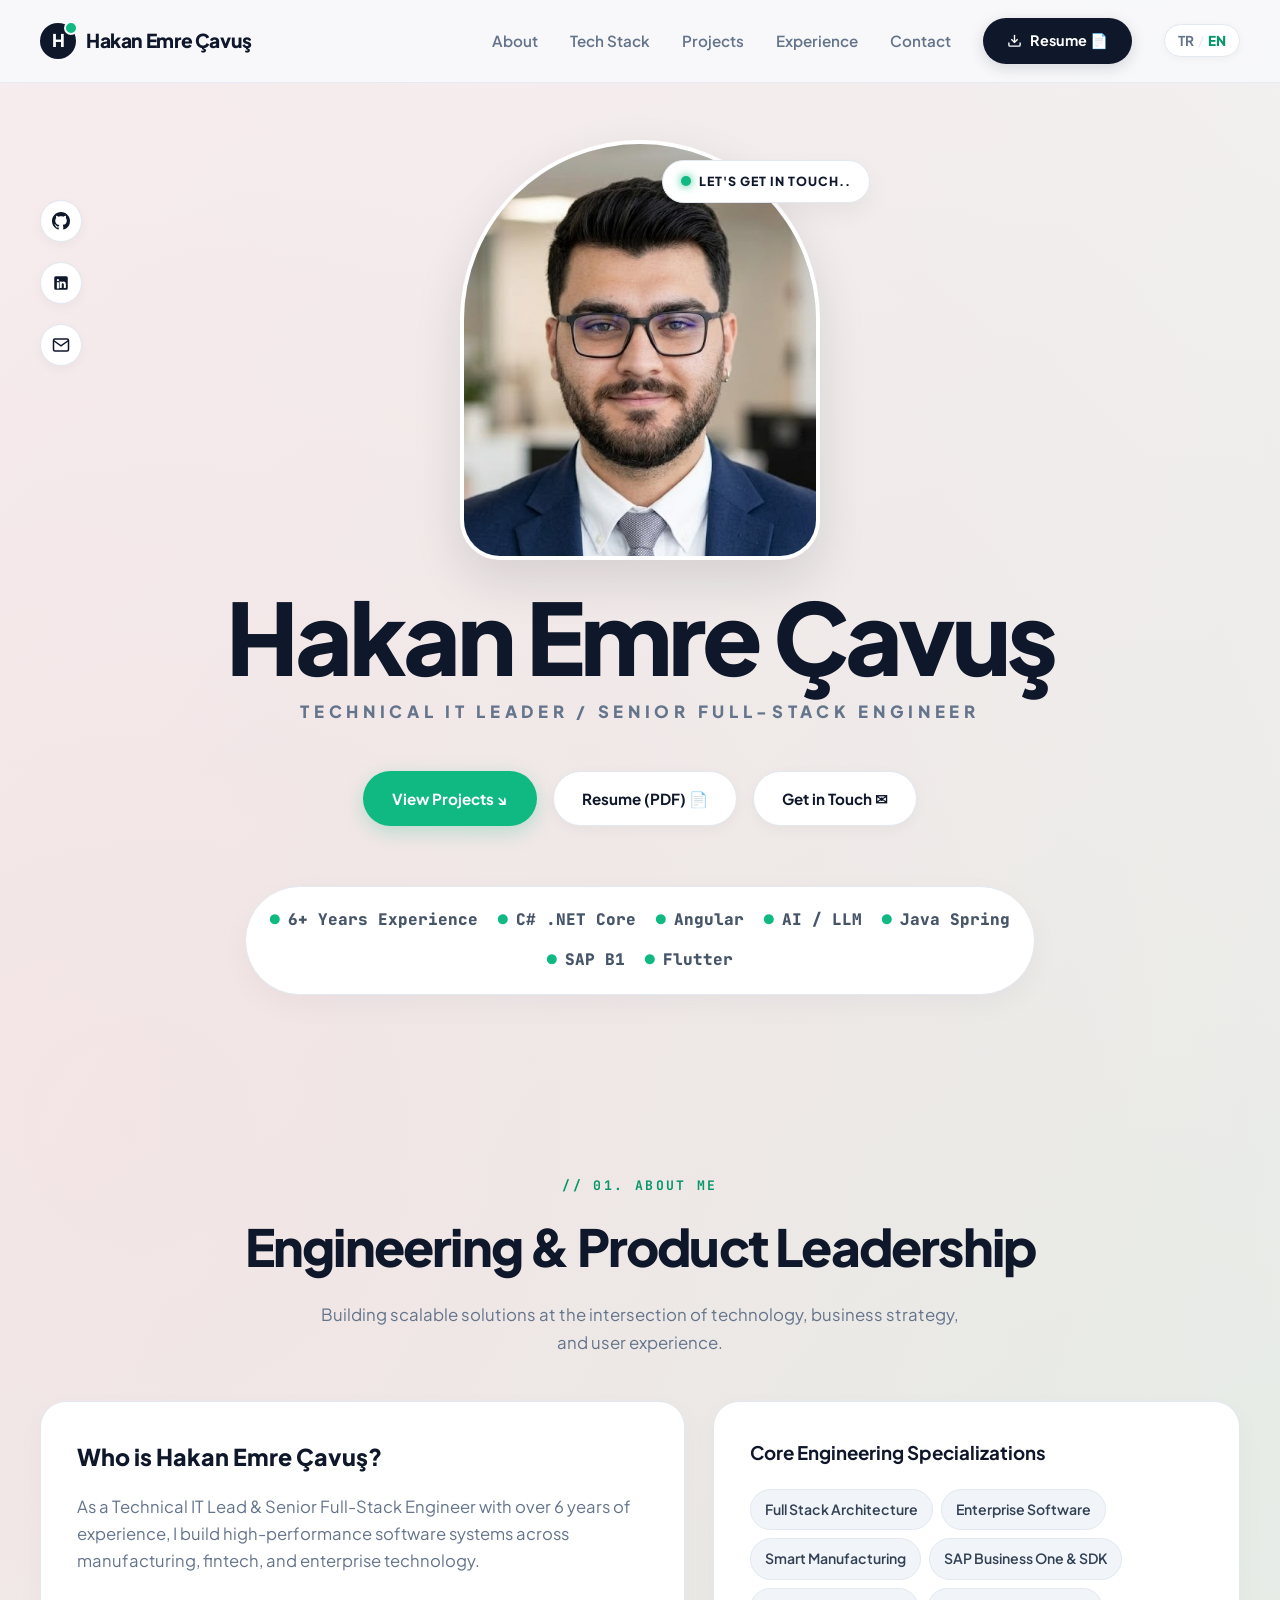
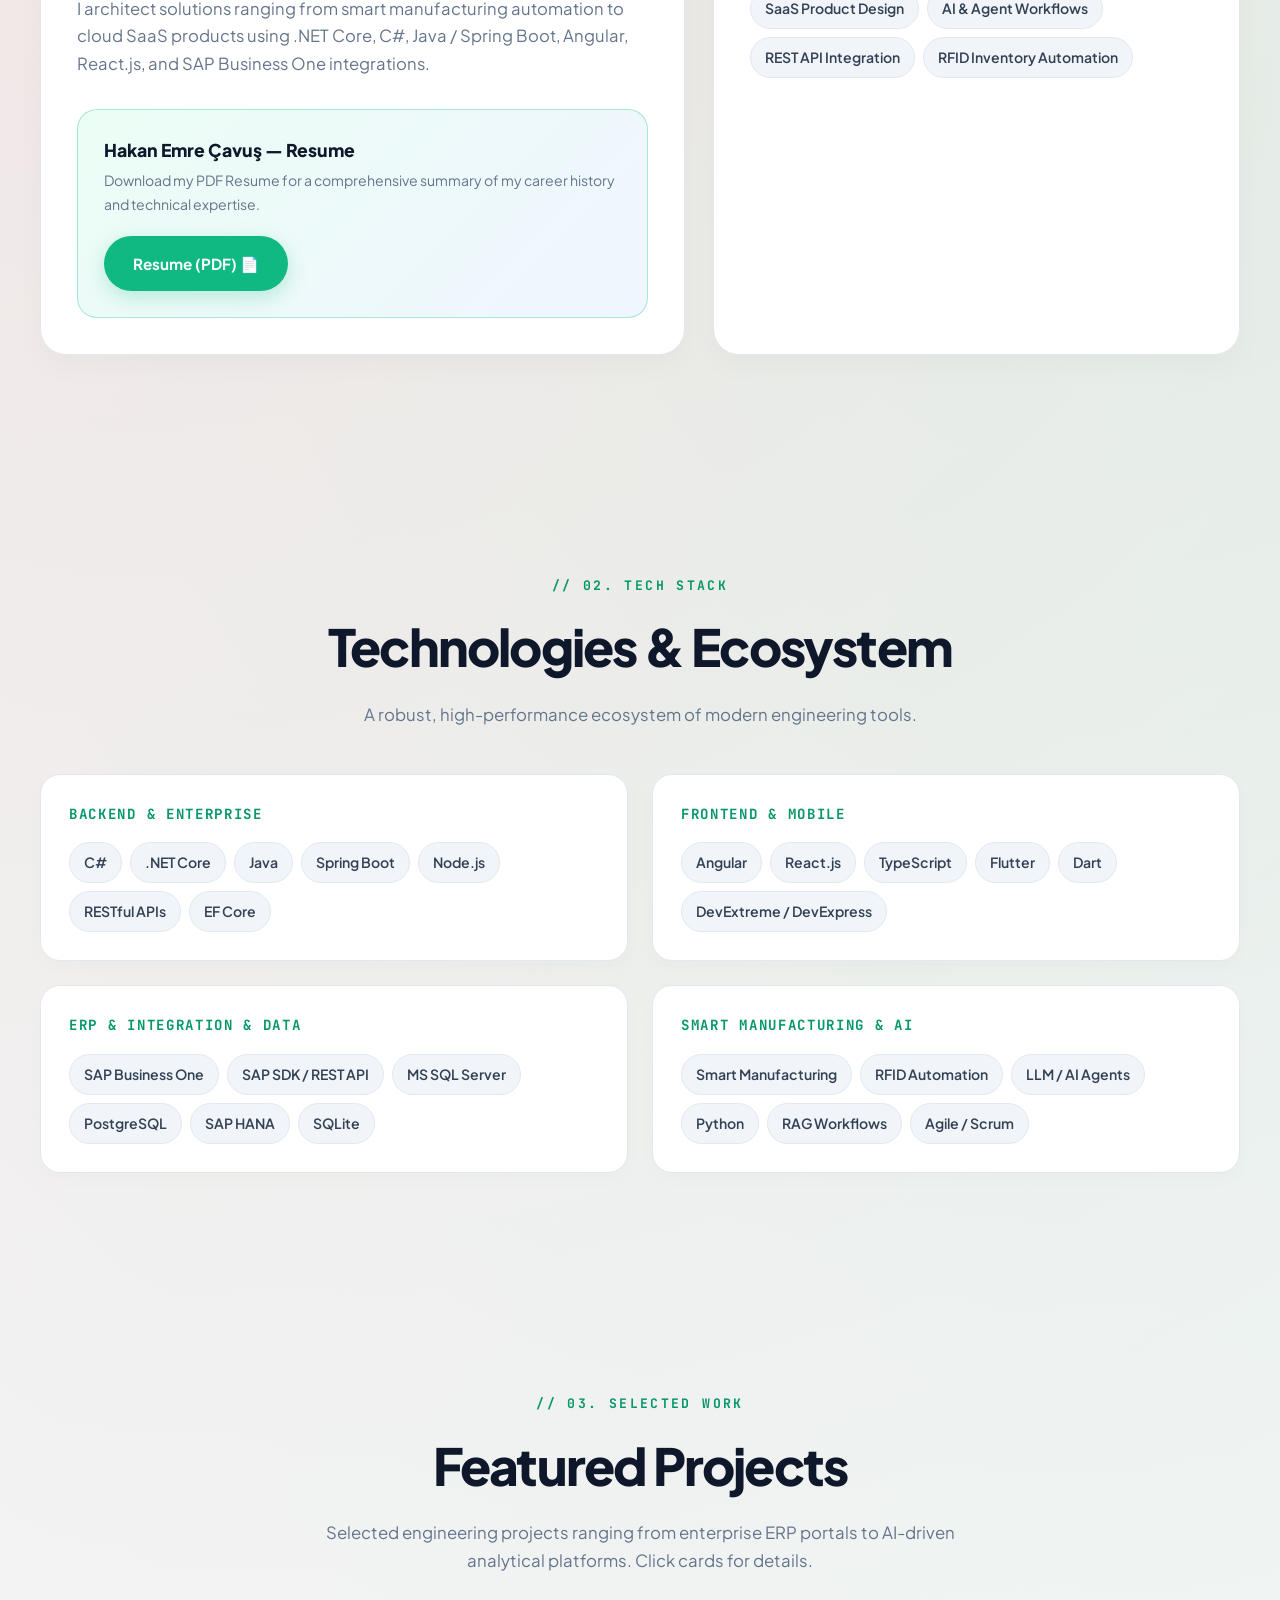
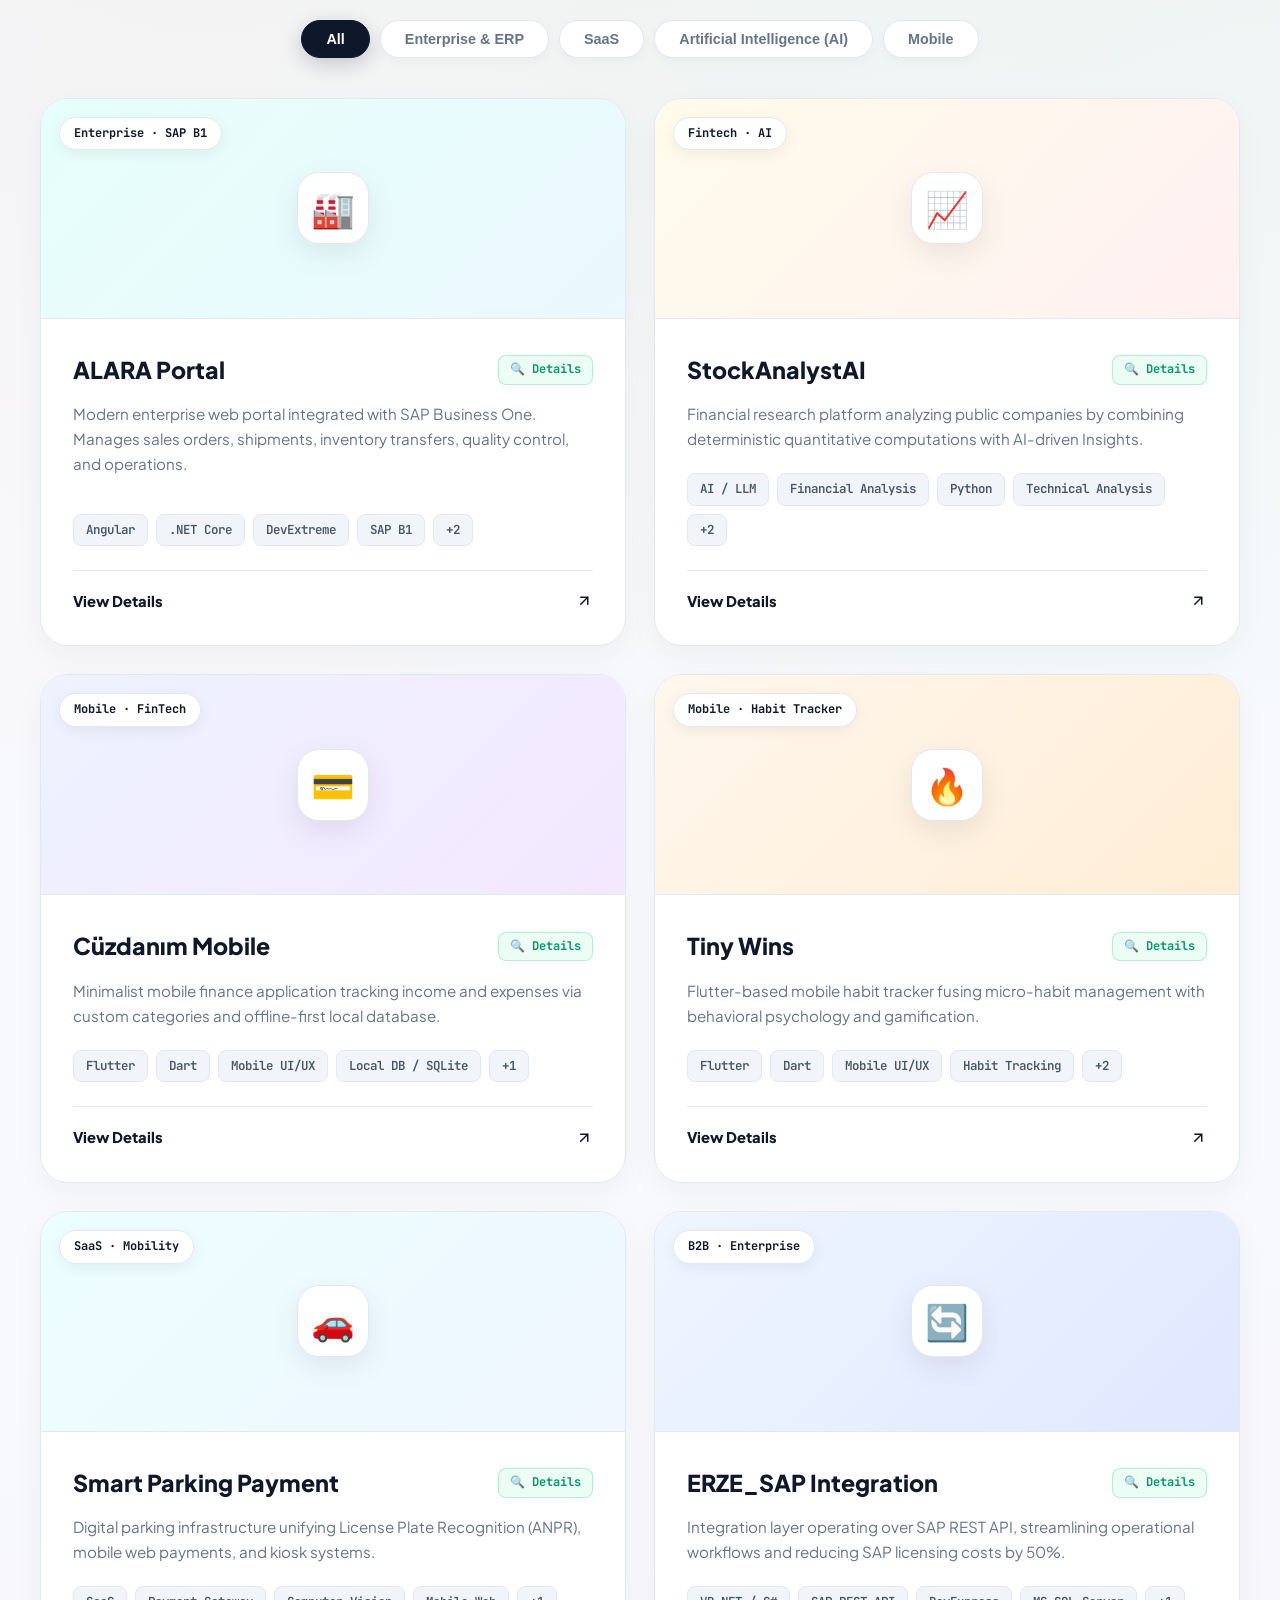
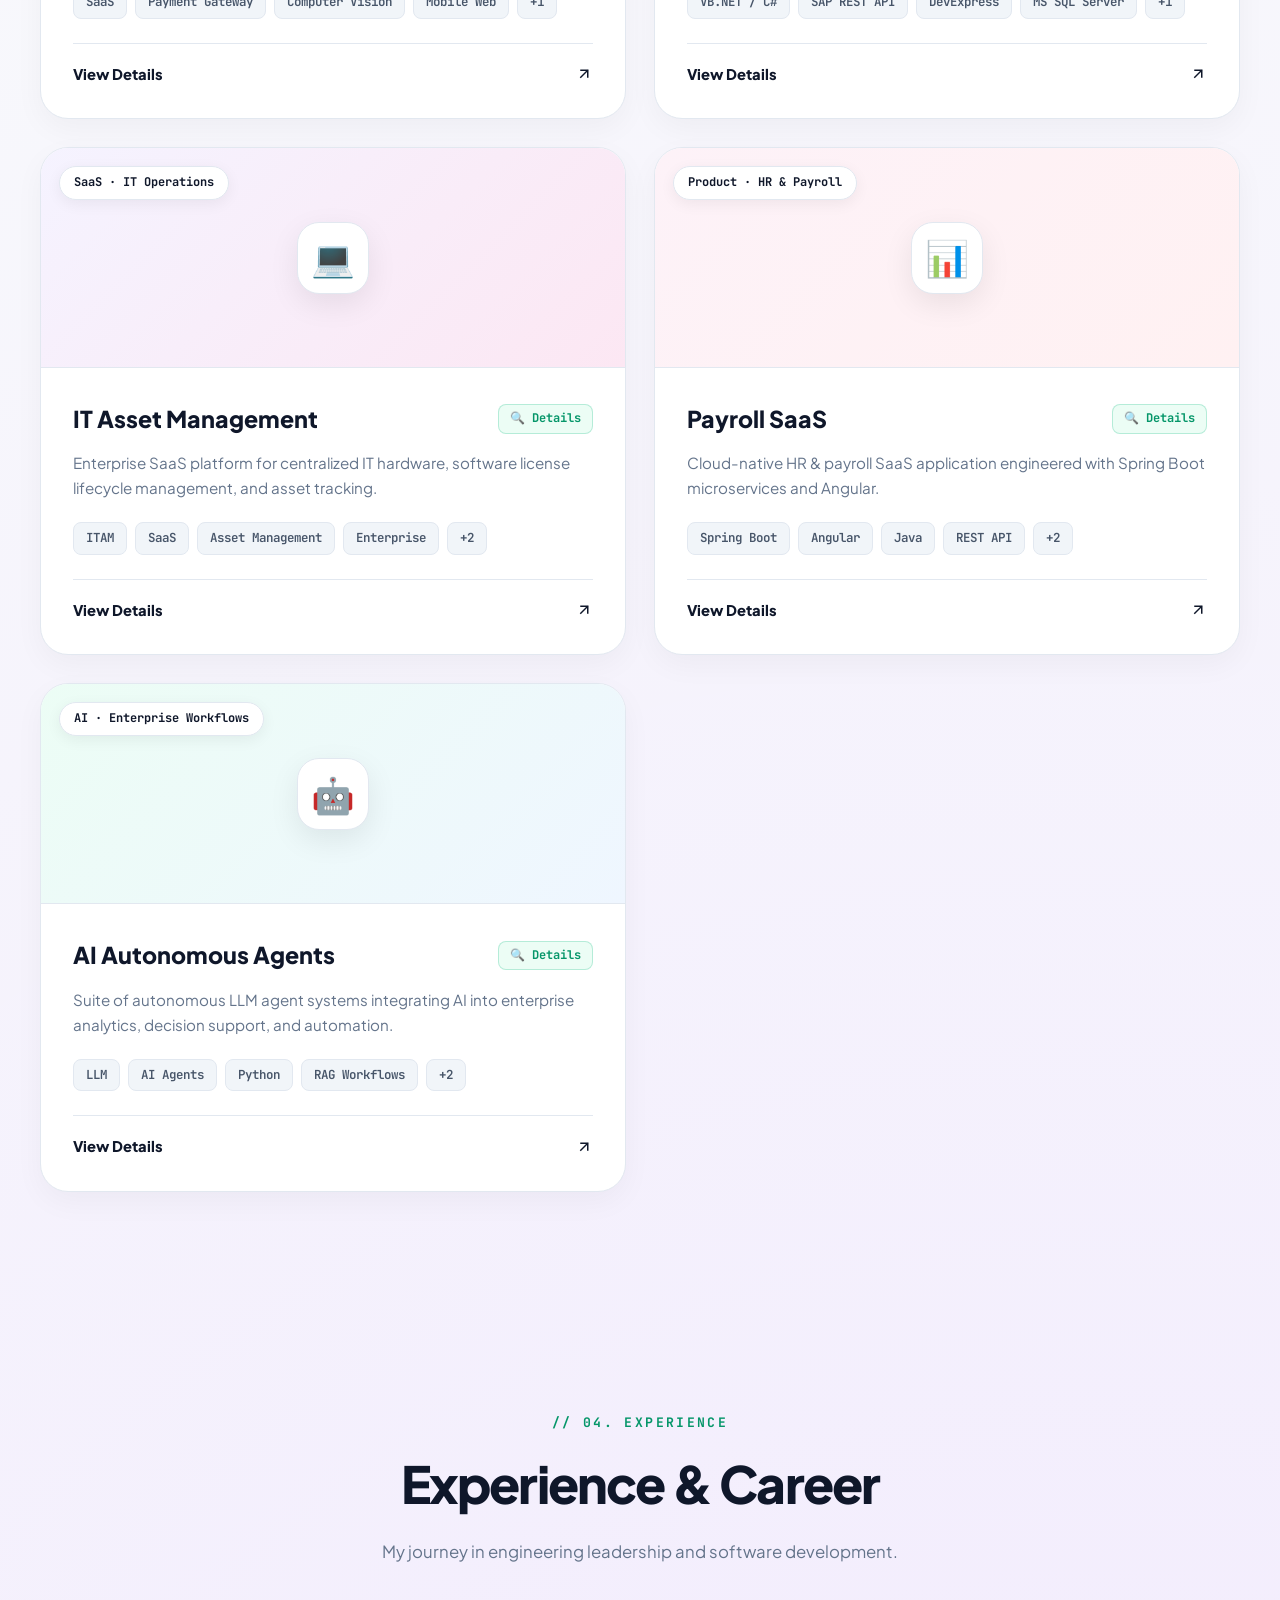
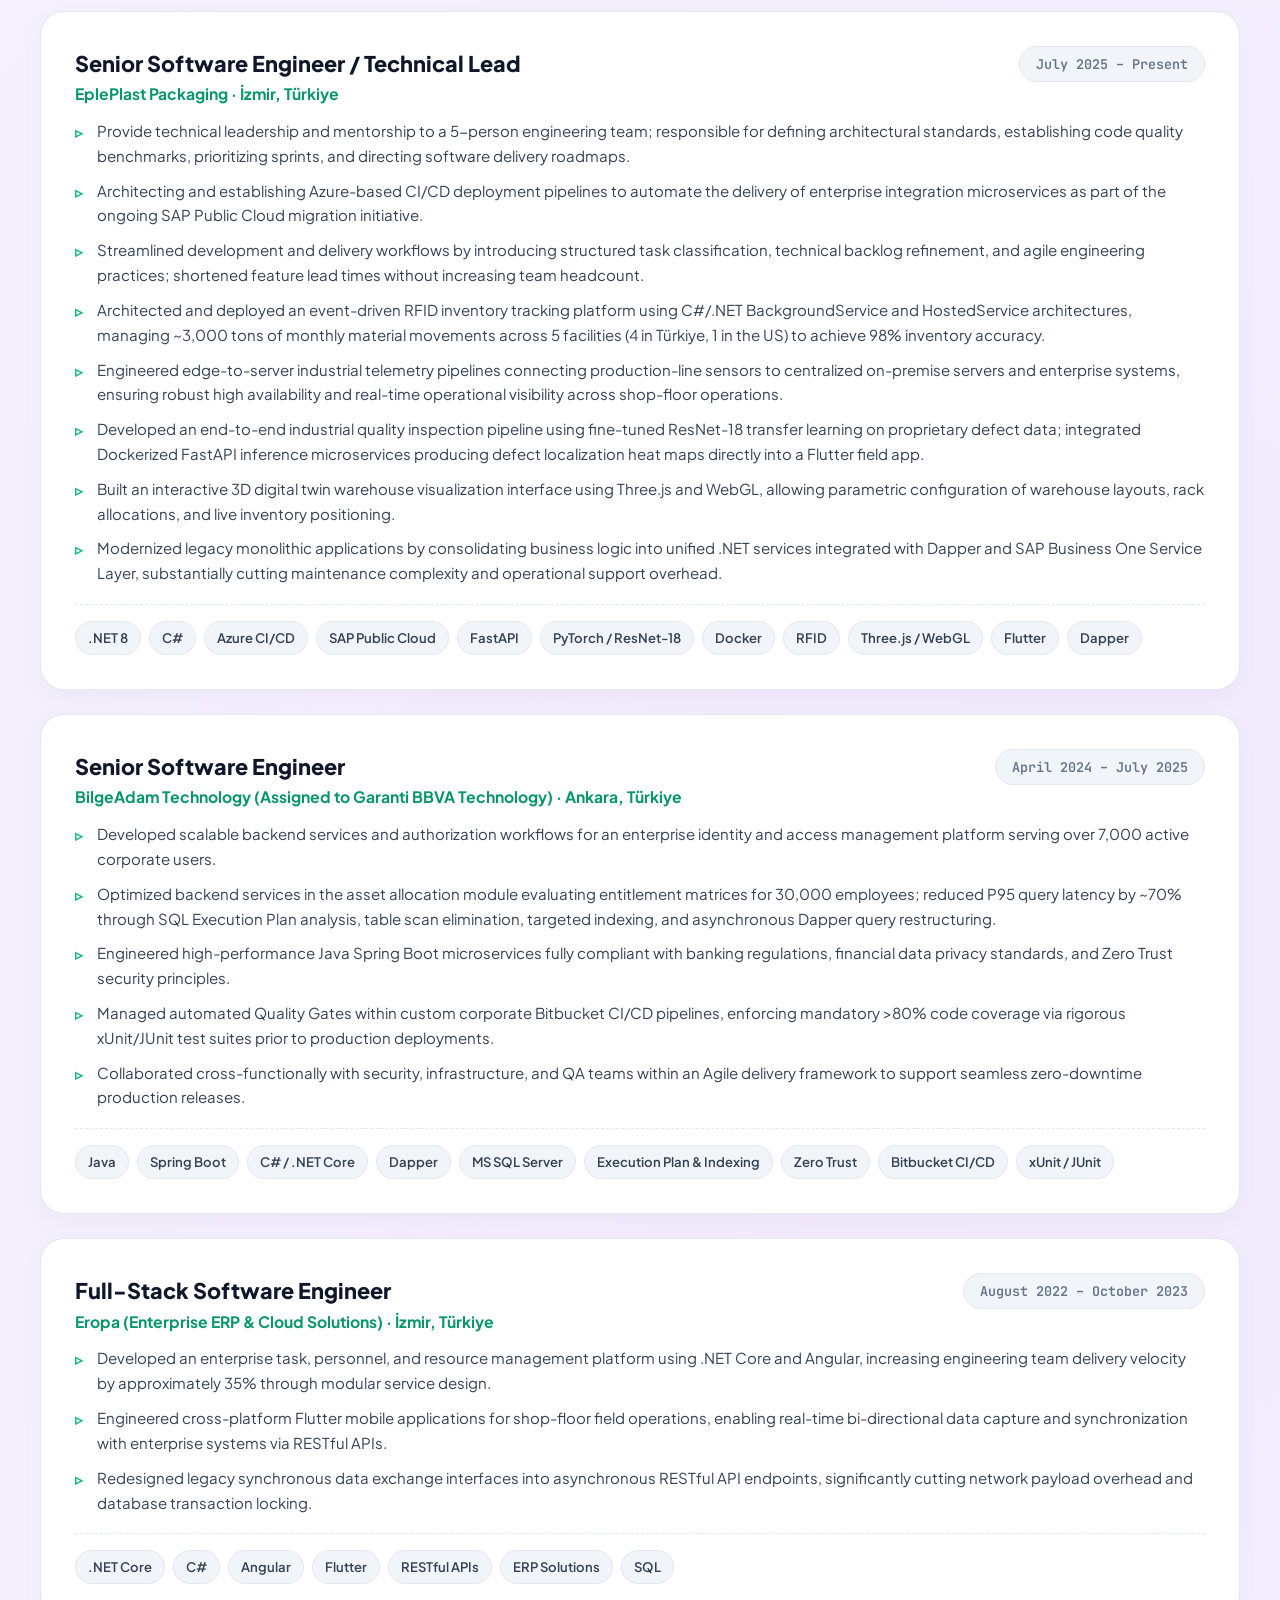
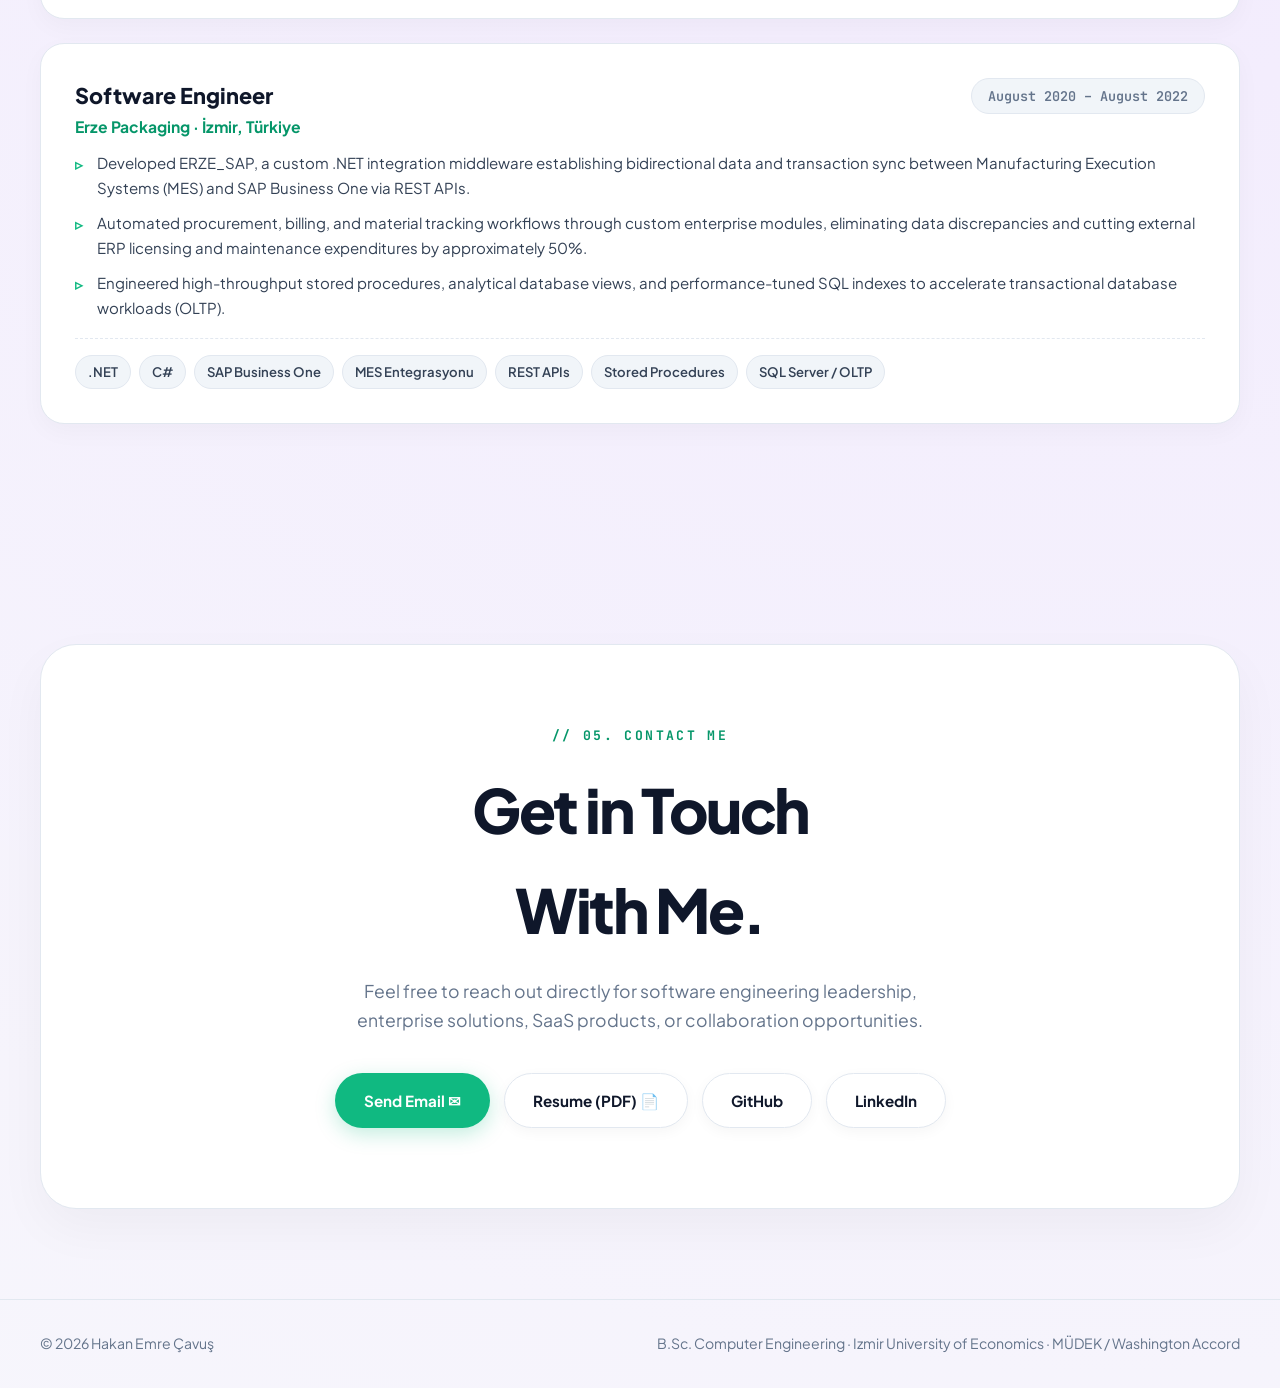
<file: index.html>
<!DOCTYPE html>
<html lang="tr">

<head>
    <meta charset="UTF-8">
    <meta name="viewport" content="width=device-width, initial-scale=1.0">
    <meta name="description"
        content="Hakan Emre Çavuş — Technical IT Leader & Senior Full Stack Engineer. Enterprise Software, Smart Manufacturing, SAP B1, SaaS & AI.">
    <title>Hakan Emre Çavuş | Technical IT Leader & Senior Full-Stack Engineer</title>

    <link rel="preconnect" href="https://fonts.googleapis.com">
    <link rel="preconnect" href="https://fonts.gstatic.com" crossorigin>
    <link
        href="https://fonts.googleapis.com/css2?family=JetBrains+Mono:wght@400;500;600&family=Plus+Jakarta+Sans:wght@400;500;600;700;800;900&display=swap"
        rel="stylesheet">

    <style>
        :root {
            --bg-page: #f8f9fc;
            --bg-card: #ffffff;
            --border-light: #e2e8f0;
            --border-hover: #10b981;
            --text-dark: #0f172a;
            --text-muted: #64748b;
            --primary-green: #10b981;
            --primary-green-dark: #059669;
            --font-main: 'Plus Jakarta Sans', sans-serif;
            --font-mono: 'JetBrains Mono', monospace;
            --max-width: 1200px;
        }

        * {
            box-sizing: border-box;
            margin: 0;
            padding: 0;
        }

        html {
            scroll-behavior: smooth;
        }

        body {
            font-family: var(--font-main);
            background-color: var(--bg-page);
            color: var(--text-dark);
            line-height: 1.65;
            overflow-x: hidden;
            background-image:
                radial-gradient(circle at 10% 12%, rgba(254, 205, 211, 0.45), transparent 35%),
                radial-gradient(circle at 88% 18%, rgba(167, 243, 208, 0.35), transparent 30%),
                radial-gradient(circle at 85% 78%, rgba(233, 213, 255, 0.45), transparent 40%);
        }

        a {
            color: inherit;
            text-decoration: none;
        }

        .container {
            width: min(var(--max-width), calc(100% - 48px));
            margin: auto;
        }

        .nav {
            position: fixed;
            top: 0;
            width: 100%;
            z-index: 100;
            background: rgba(248, 249, 252, 0.85);
            backdrop-filter: blur(16px);
            border-bottom: 1px solid rgba(226, 232, 240, 0.8);
        }

        .nav-inner {
            height: 82px;
            display: flex;
            align-items: center;
            justify-content: space-between;
        }

        .sewood-brand {
            display: flex;
            align-items: center;
            gap: 10px;
            font-weight: 800;
            font-size: 1.2rem;
            color: var(--text-dark);
            letter-spacing: -0.02em;
        }

        .brand-icon-circle {
            width: 36px;
            height: 36px;
            border-radius: 50%;
            background: var(--text-dark);
            color: #ffffff;
            display: flex;
            align-items: center;
            justify-content: center;
            font-weight: 900;
            font-size: 1.1rem;
            position: relative;
        }

        .brand-icon-circle::after {
            content: "";
            position: absolute;
            top: -2px;
            right: -2px;
            width: 10px;
            height: 10px;
            border-radius: 50%;
            background: var(--primary-green);
            border: 2px solid var(--bg-page);
        }

        .nav-links {
            display: flex;
            align-items: center;
            gap: 32px;
            font-size: 0.95rem;
            font-weight: 600;
            color: var(--text-muted);
        }

        .nav-links a:not(.btn-download-cv):hover {
            color: var(--text-dark);
        }

        .btn-download-cv {
            display: inline-flex;
            align-items: center;
            gap: 8px;
            padding: 11px 24px;
            border-radius: 999px;
            background: var(--text-dark);
            color: #ffffff !important;
            font-weight: 700;
            font-size: 0.9rem;
            transition: all 0.25s ease;
            box-shadow: 0 4px 15px rgba(15, 23, 42, 0.15);
        }

        .btn-download-cv:hover {
            background: var(--primary-green-dark);
            transform: translateY(-2px);
            box-shadow: 0 8px 25px rgba(16, 185, 129, 0.3);
        }

        .lang-switch-btn {
            display: inline-flex;
            align-items: center;
            gap: 4px;
            background: #ffffff;
            border: 1px solid var(--border-light);
            border-radius: 99px;
            padding: 7px 13px;
            font-size: 0.85rem;
            font-weight: 700;
            font-family: var(--font-main);
            color: var(--text-muted);
            cursor: pointer;
            transition: all 0.25s ease;
            user-select: none;
            box-shadow: 0 2px 8px rgba(0, 0, 0, 0.04);
        }

        .lang-switch-btn:hover {
            border-color: var(--primary-green);
            color: var(--text-dark);
            transform: translateY(-1px);
        }

        .lang-switch-btn .lang-option {
            transition: color 0.2s ease;
        }

        .lang-switch-btn .lang-option.active {
            color: var(--primary-green-dark);
            font-weight: 800;
        }

        .lang-switch-btn .lang-divider {
            color: var(--border-light);
            font-weight: 400;
        }

        .mobile-menu-toggle {
            display: none;
            flex-direction: column;
            justify-content: space-between;
            width: 26px;
            height: 18px;
            background: transparent;
            border: none;
            cursor: pointer;
            z-index: 101;
        }

        .mobile-menu-toggle span {
            width: 100%;
            height: 2px;
            background-color: var(--text-dark);
            border-radius: 2px;
            transition: all 0.3s ease;
        }

        .mobile-menu-toggle.open span:nth-child(1) {
            transform: translateY(8px) rotate(45deg);
        }

        .mobile-menu-toggle.open span:nth-child(2) {
            opacity: 0;
        }

        .mobile-menu-toggle.open span:nth-child(3) {
            transform: translateY(-8px) rotate(-45deg);
        }

        section {
            padding: 110px 0;
        }

        .hero {
            padding-top: 140px;
            padding-bottom: 70px;
            position: relative;
        }

        .hero-layout {
            position: relative;
            display: flex;
            flex-direction: column;
            align-items: center;
        }

        .left-social-bar {
            position: absolute;
            left: 0;
            top: 60px;
            display: flex;
            flex-direction: column;
            gap: 20px;
            z-index: 10;
        }

        .social-icon-btn {
            width: 42px;
            height: 42px;
            border-radius: 50%;
            background: #ffffff;
            border: 1px solid var(--border-light);
            display: flex;
            align-items: center;
            justify-content: center;
            color: var(--text-dark);
            transition: all 0.25s ease;
            box-shadow: 0 4px 12px rgba(0, 0, 0, 0.04);
        }

        .social-icon-btn:hover {
            border-color: var(--primary-green);
            color: var(--primary-green);
            transform: translateY(-2px);
            box-shadow: 0 8px 20px rgba(16, 185, 129, 0.2);
        }

        .hero-portrait-wrapper {
            position: relative;
            width: 360px;
            height: 420px;
            margin-bottom: 24px;
        }

        .portrait-arch-frame {
            width: 100%;
            height: 100%;
            border-radius: 180px 180px 40px 40px;
            background: linear-gradient(180deg, #e2e8f0 0%, #cbd5e1 100%);
            border: 4px solid #ffffff;
            box-shadow: 0 20px 50px rgba(15, 23, 42, 0.12);
            overflow: hidden;
            position: relative;
            display: flex;
            align-items: flex-end;
            justify-content: center;
        }

        .portrait-img {
            width: 100%;
            height: 100%;
            object-fit: cover;
            object-position: top center;
        }

        .portrait-avatar-svg {
            width: 90%;
            height: 90%;
            object-fit: contain;
        }

        .floating-talk-badge {
            position: absolute;
            top: 20px;
            right: -50px;
            z-index: 5;
            display: flex;
            align-items: center;
            gap: 8px;
            padding: 10px 18px;
            background: #ffffff;
            border: 1px solid var(--border-light);
            border-radius: 999px;
            box-shadow: 0 10px 25px rgba(0, 0, 0, 0.05);
        }

        .talk-badge-dot {
            width: 10px;
            height: 10px;
            border-radius: 50%;
            background: var(--primary-green);
            box-shadow: 0 0 10px var(--primary-green);
        }

        .talk-badge-text {
            font-size: 0.78rem;
            font-weight: 800;
            color: var(--text-dark);
            text-transform: uppercase;
            letter-spacing: 0.08em;
        }

        .sewood-hero-title {
            font-size: clamp(3.4rem, 7.8vw, 6.2rem);
            font-weight: 900;
            line-height: 1.05;
            letter-spacing: -0.04em;
            color: var(--text-dark);
            text-align: center;
            margin-bottom: 10px;
        }

        .sewood-hero-subtitle {
            font-size: 1.05rem;
            font-weight: 800;
            letter-spacing: 0.28em;
            color: var(--text-muted);
            text-transform: uppercase;
            text-align: center;
            margin-bottom: 45px;
        }

        .hero-btn-row {
            display: flex;
            align-items: center;
            gap: 16px;
            flex-wrap: wrap;
            justify-content: center;
            margin-bottom: 60px;
        }

        .btn {
            display: inline-flex;
            align-items: center;
            justify-content: center;
            gap: 9px;
            padding: 14px 28px;
            border-radius: 999px;
            font-weight: 700;
            font-size: 0.95rem;
            transition: all 0.25s ease;
            cursor: pointer;
            border: 1px solid transparent;
        }

        .btn-green-fill {
            background: var(--primary-green);
            color: #ffffff;
            box-shadow: 0 6px 20px rgba(16, 185, 129, 0.25);
        }

        .btn-green-fill:hover {
            background: var(--primary-green-dark);
            transform: translateY(-2px);
            box-shadow: 0 10px 30px rgba(16, 185, 129, 0.35);
        }

        .btn-outline-dark {
            background: #ffffff;
            border-color: var(--border-light);
            color: var(--text-dark);
            box-shadow: 0 4px 14px rgba(0, 0, 0, 0.04);
        }

        .btn-outline-dark:hover {
            border-color: var(--text-dark);
            transform: translateY(-2px);
        }

        .brand-logos-strip {
            width: 100%;
            max-width: 790px;
            display: flex;
            align-items: center;
            justify-content: center;
            padding: 20px 24px;
            background: #ffffff;
            border: 1px solid var(--border-light);
            border-radius: 999px;
            box-shadow: 0 10px 30px rgba(15, 23, 42, 0.04);
            gap: 14px 20px;
            flex-wrap: wrap;
        }

        .brand-logo-item {
            display: flex;
            align-items: center;
            gap: 8px;
            font-weight: 800;
            font-size: 1rem;
            color: #475569;
            font-family: var(--font-mono);
            white-space: nowrap;
        }

        .brand-logo-item span.dot-accent {
            color: var(--primary-green);
        }

        .section-header {
            margin-bottom: 45px;
            text-align: center;
        }

        .section-tag {
            font-family: var(--font-mono);
            font-size: 0.82rem;
            color: var(--primary-green-dark);
            text-transform: uppercase;
            letter-spacing: 0.18em;
            margin-bottom: 8px;
            display: block;
            font-weight: 700;
        }

        .section-header h2 {
            font-size: clamp(2.2rem, 4vw, 3.2rem);
            font-weight: 900;
            letter-spacing: -0.035em;
            color: var(--text-dark);
        }

        .section-header p {
            color: var(--text-muted);
            max-width: 660px;
            margin: 12px auto 0;
            font-size: 1.05rem;
        }

        .sewood-light-card {
            background: #ffffff;
            border: 1px solid var(--border-light);
            border-radius: 26px;
            padding: 36px;
            box-shadow: 0 10px 30px rgba(0, 0, 0, 0.03);
            transition: all 0.3s ease;
        }

        .sewood-light-card:hover {
            box-shadow: 0 20px 40px rgba(0, 0, 0, 0.07);
            border-color: var(--border-hover);
        }

        .about-grid {
            display: grid;
            grid-template-columns: 1.1fr 0.9fr;
            gap: 28px;
        }

        .about-bio h3 {
            font-size: 1.45rem;
            margin-bottom: 16px;
            font-weight: 800;
        }

        .about-bio p {
            color: var(--text-muted);
            font-size: 1.04rem;
            margin-bottom: 20px;
        }

        .cv-download-banner {
            margin-top: 32px;
            padding: 26px;
            border-radius: 20px;
            background: linear-gradient(135deg, #ecfdf5 0%, #eff6ff 100%);
            border: 1.5px solid rgba(16, 185, 129, 0.3);
            display: flex;
            align-items: center;
            justify-content: space-between;
            gap: 20px;
            flex-wrap: wrap;
        }

        .cv-banner-text h4 {
            font-size: 1.1rem;
            font-weight: 800;
            margin-bottom: 4px;
            color: var(--text-dark);
        }

        .cv-banner-text p {
            font-size: 0.88rem;
            color: var(--text-muted);
            margin: 0;
        }

        .tech-categories {
            display: grid;
            grid-template-columns: repeat(2, 1fr);
            gap: 24px;
        }

        .tech-cat-card {
            padding: 28px;
            background: #ffffff;
            border: 1px solid var(--border-light);
            border-radius: 20px;
            box-shadow: 0 6px 20px rgba(0, 0, 0, 0.02);
        }

        .tech-cat-title {
            font-size: 0.88rem;
            font-family: var(--font-mono);
            color: var(--primary-green-dark);
            margin-bottom: 16px;
            text-transform: uppercase;
            letter-spacing: 0.12em;
            font-weight: 700;
        }

        .tech-pill-group {
            display: flex;
            flex-wrap: wrap;
            gap: 8px;
        }

        .tech-pill {
            padding: 8px 14px;
            border-radius: 999px;
            background: #f1f5f9;
            border: 1px solid #e2e8f0;
            color: #334155;
            font-size: 0.88rem;
            font-weight: 600;
        }

        .filter-bar {
            display: flex;
            gap: 10px;
            flex-wrap: wrap;
            justify-content: center;
            margin-bottom: 40px;
        }

        .filter-btn {
            padding: 10px 24px;
            border-radius: 999px;
            background: #ffffff;
            border: 1px solid var(--border-light);
            color: var(--text-muted);
            font-size: 0.9rem;
            font-weight: 700;
            cursor: pointer;
            transition: all 0.2s ease;
            box-shadow: 0 4px 12px rgba(0, 0, 0, 0.03);
        }

        .filter-btn:hover {
            color: var(--text-dark);
            border-color: #cbd5e1;
        }

        .filter-btn.active {
            background: var(--text-dark);
            color: #ffffff;
            border-color: var(--text-dark);
            box-shadow: 0 6px 20px rgba(15, 23, 42, 0.2);
        }

        .projects-grid {
            display: grid;
            grid-template-columns: repeat(2, 1fr);
            gap: 28px;
        }

        .sewood-card {
            background: #ffffff;
            border: 1px solid var(--border-light);
            border-radius: 28px;
            overflow: hidden;
            cursor: pointer;
            transition: all 0.35s cubic-bezier(0.16, 1, 0.3, 1);
            display: flex;
            flex-direction: column;
            box-shadow: 0 10px 30px rgba(0, 0, 0, 0.04);
        }

        .sewood-card:hover {
            transform: translateY(-6px);
            border-color: var(--primary-green);
            box-shadow: 0 20px 45px rgba(0, 0, 0, 0.09);
        }

        .card-cover {
            height: 220px;
            width: 100%;
            position: relative;
            display: flex;
            align-items: center;
            justify-content: center;
            border-bottom: 1px solid var(--border-light);
        }

        .cover-icon-wrapper {
            width: 72px;
            height: 72px;
            border-radius: 22px;
            background: #ffffff;
            box-shadow: 0 10px 30px rgba(0, 0, 0, 0.08);
            border: 1px solid var(--border-light);
            display: flex;
            align-items: center;
            justify-content: center;
        }

        .cover-icon {
            font-size: 2.2rem;
        }

        .card-tag-badge {
            position: absolute;
            top: 18px;
            left: 18px;
            padding: 6px 14px;
            border-radius: 999px;
            background: #ffffff;
            box-shadow: 0 4px 15px rgba(0, 0, 0, 0.06);
            border: 1px solid var(--border-light);
            color: var(--text-dark);
            font-size: 0.75rem;
            font-weight: 700;
            font-family: var(--font-mono);
        }

        .card-body {
            padding: 32px;
            display: flex;
            flex-direction: column;
            flex-grow: 1;
        }

        .card-header {
            display: flex;
            align-items: center;
            justify-content: space-between;
            margin-bottom: 12px;
        }

        .card-header h3 {
            font-size: 1.45rem;
            font-weight: 800;
            color: var(--text-dark);
        }

        .card-visual-pill {
            font-size: 0.75rem;
            font-family: var(--font-mono);
            color: var(--primary-green-dark);
            background: #ecfdf5;
            padding: 4px 11px;
            border-radius: 8px;
            border: 1px solid rgba(16, 185, 129, 0.25);
            font-weight: 700;
        }

        .card-desc {
            color: var(--text-muted);
            font-size: 0.95rem;
            margin-bottom: 22px;
            line-height: 1.65;
            flex-grow: 1;
        }

        .card-tech-stack {
            display: flex;
            gap: 8px;
            flex-wrap: wrap;
            margin-bottom: 24px;
        }

        .card-tech-stack span {
            padding: 5px 12px;
            border-radius: 8px;
            background: #f1f5f9;
            border: 1px solid #e2e8f0;
            color: #475569;
            font-size: 0.78rem;
            font-family: var(--font-mono);
            font-weight: 600;
        }

        .card-action {
            display: flex;
            align-items: center;
            justify-content: space-between;
            padding-top: 18px;
            border-top: 1px solid var(--border-light);
            color: var(--text-dark);
            font-weight: 800;
            font-size: 0.92rem;
            transition: color 0.2s ease;
        }

        .sewood-card:hover .card-action {
            color: var(--primary-green-dark);
        }

        .timeline-list {
            display: flex;
            flex-direction: column;
            gap: 24px;
        }

        .timeline-card {
            padding: 34px;
            background: #ffffff;
            border: 1px solid var(--border-light);
            border-radius: 24px;
            box-shadow: 0 8px 24px rgba(0, 0, 0, 0.03);
        }

        .timeline-top {
            display: flex;
            justify-content: space-between;
            align-items: flex-start;
            margin-bottom: 12px;
            flex-wrap: wrap;
            gap: 10px;
        }

        .timeline-role h3 {
            font-size: 1.35rem;
            font-weight: 800;
            color: var(--text-dark);
        }

        .timeline-company {
            color: var(--primary-green-dark);
            font-weight: 700;
            font-size: 0.98rem;
        }

        .timeline-date {
            font-family: var(--font-mono);
            font-size: 0.84rem;
            padding: 6px 16px;
            border-radius: 999px;
            background: #f1f5f9;
            border: 1px solid #e2e8f0;
            color: var(--text-muted);
            font-weight: 600;
        }

        .timeline-desc {
            color: var(--text-muted);
            font-size: 0.96rem;
            line-height: 1.65;
        }

        .timeline-desc ul {
            list-style: none;
            padding-left: 0;
            display: flex;
            flex-direction: column;
            gap: 10px;
            margin: 0;
        }

        .timeline-desc li {
            position: relative;
            padding-left: 22px;
            color: #334155;
            font-size: 0.94rem;
            line-height: 1.65;
        }

        .timeline-desc li::before {
            content: "▹";
            position: absolute;
            left: 0;
            top: 0;
            color: var(--primary-green);
            font-weight: 700;
            font-size: 0.95rem;
            line-height: 1.65;
        }

        .timeline-tags {
            display: flex;
            flex-wrap: wrap;
            gap: 8px;
            margin-top: 18px;
            padding-top: 16px;
            border-top: 1px dashed var(--border-light);
        }

        .timeline-tags .tech-pill {
            font-size: 0.82rem;
            padding: 5px 12px;
        }

        .contact-card {
            text-align: center;
            padding: 80px 40px;
            background: #ffffff;
            border: 1px solid var(--border-light);
            border-radius: 36px;
            box-shadow: 0 20px 50px rgba(0, 0, 0, 0.04);
        }

        .contact-card h2 {
            font-size: clamp(2.2rem, 5vw, 3.8rem);
            font-weight: 900;
            letter-spacing: -0.04em;
            margin-bottom: 18px;
            color: var(--text-dark);
        }

        .contact-card p {
            color: var(--text-muted);
            max-width: 600px;
            margin: auto auto 38px;
            font-size: 1.1rem;
        }

        footer {
            border-top: 1px solid var(--border-light);
            padding: 32px 0;
            color: var(--text-muted);
            font-size: 0.88rem;
        }

        .footer-inner {
            display: flex;
            justify-content: space-between;
            gap: 20px;
            flex-wrap: wrap;
        }

        .modal {
            position: fixed;
            top: 0;
            left: 0;
            width: 100vw;
            height: 100vh;
            z-index: 1000;
            display: flex;
            align-items: center;
            justify-content: center;
            padding: 20px;
            opacity: 0;
            pointer-events: none;
            transition: opacity 0.3s ease;
        }

        .modal.active {
            opacity: 1;
            pointer-events: auto;
        }

        .modal-overlay {
            position: absolute;
            top: 0;
            left: 0;
            width: 100%;
            height: 100%;
            background: rgba(15, 23, 42, 0.7);
            backdrop-filter: blur(12px);
        }

        .modal-container {
            position: relative;
            z-index: 1001;
            width: min(920px, 95vw);
            max-height: 90vh;
            background: #ffffff;
            border: 1px solid var(--border-light);
            border-radius: 28px;
            box-shadow: 0 30px 80px rgba(0, 0, 0, 0.25);
            overflow-y: auto;
            transform: scale(0.95) translateY(12px);
            transition: transform 0.3s cubic-bezier(0.16, 1, 0.3, 1);
        }

        .modal.active .modal-container {
            transform: scale(1) translateY(0);
        }

        .modal-header {
            padding: 26px 32px;
            border-bottom: 1px solid var(--border-light);
            display: flex;
            align-items: center;
            justify-content: space-between;
            position: sticky;
            top: 0;
            background: #ffffff;
            z-index: 10;
        }

        .modal-title-group h3 {
            font-size: 1.6rem;
            font-weight: 800;
            margin-bottom: 4px;
            color: var(--text-dark);
        }

        .modal-title-group .modal-tag {
            font-size: 0.78rem;
            font-family: var(--font-mono);
            color: var(--primary-green-dark);
            text-transform: uppercase;
            letter-spacing: 0.12em;
            font-weight: 700;
        }

        .modal-close {
            background: #f1f5f9;
            border: 1px solid var(--border-light);
            color: var(--text-dark);
            width: 40px;
            height: 40px;
            border-radius: 50%;
            display: flex;
            align-items: center;
            justify-content: center;
            cursor: pointer;
            transition: all 0.2s ease;
        }

        .modal-close:hover {
            background: var(--text-dark);
            color: #ffffff;
        }

        .modal-body {
            padding: 32px;
        }

        .modal-gallery-wrapper {
            margin-bottom: 32px;
            border-radius: 20px;
            overflow: hidden;
            border: 1px solid var(--border-light);
            background: #f8fafc;
        }

        .gallery-placeholder {
            padding: 50px 24px;
            text-align: center;
        }

        .placeholder-icon-large {
            font-size: 3.2rem;
            margin-bottom: 16px;
        }

        .gallery-placeholder h4 {
            font-size: 1.25rem;
            margin-bottom: 8px;
            color: var(--text-dark);
        }

        .gallery-placeholder p {
            color: var(--text-muted);
            font-size: 0.94rem;
            max-width: 520px;
            margin: auto auto 20px;
        }

        .carousel-container {
            position: relative;
            width: 100%;
            min-height: 350px;
            max-height: 500px;
            display: flex;
            align-items: center;
            justify-content: center;
            background: #f1f5f9;
        }

        .carousel-slide {
            width: 100%;
            height: 100%;
            display: flex;
            align-items: center;
            justify-content: center;
        }

        .carousel-img {
            max-width: 100%;
            max-height: 480px;
            object-fit: contain;
            cursor: zoom-in;
            border-radius: 8px;
        }

        .carousel-btn {
            position: absolute;
            top: 50%;
            transform: translateY(-50%);
            width: 44px;
            height: 44px;
            border-radius: 50%;
            background: #ffffff;
            border: 1px solid var(--border-light);
            color: var(--text-dark);
            display: flex;
            align-items: center;
            justify-content: center;
            cursor: pointer;
            transition: all 0.2s ease;
            z-index: 2;
            box-shadow: 0 4px 12px rgba(0, 0, 0, 0.08);
        }

        .carousel-btn:hover {
            background: var(--text-dark);
            color: #ffffff;
        }

        .carousel-btn.prev {
            left: 16px;
        }

        .carousel-btn.next {
            right: 16px;
        }

        .carousel-dots {
            position: absolute;
            bottom: 16px;
            display: flex;
            gap: 8px;
            z-index: 2;
        }

        .dot {
            width: 10px;
            height: 10px;
            border-radius: 50%;
            background: rgba(15, 23, 42, 0.25);
            cursor: pointer;
            transition: all 0.2s ease;
        }

        .dot.active {
            background: var(--text-dark);
            width: 26px;
            border-radius: 10px;
        }

        .carousel-counter {
            position: absolute;
            top: 16px;
            right: 16px;
            background: #ffffff;
            padding: 4px 12px;
            border-radius: 999px;
            font-size: 0.78rem;
            font-family: var(--font-mono);
            color: var(--text-muted);
            border: 1px solid var(--border-light);
        }

        .modal-section-title {
            font-size: 0.84rem;
            font-family: var(--font-mono);
            text-transform: uppercase;
            letter-spacing: 0.14em;
            color: var(--primary-green-dark);
            font-weight: 700;
            margin-bottom: 12px;
        }

        .modal-description {
            color: #334155;
            font-size: 1.04rem;
            line-height: 1.7;
            margin-bottom: 28px;
        }

        .modal-features-list {
            list-style: none;
            margin-bottom: 28px;
            display: flex;
            flex-direction: column;
            gap: 10px;
        }

        .modal-features-list li {
            display: flex;
            align-items: flex-start;
            gap: 12px;
            color: var(--text-muted);
            font-size: 0.95rem;
            background: #f8fafc;
            padding: 12px 18px;
            border-radius: 12px;
            border: 1px solid var(--border-light);
        }

        .modal-tech-pills {
            display: flex;
            flex-wrap: wrap;
            gap: 8px;
            margin-bottom: 32px;
        }

        .skill-pill {
            padding: 7px 16px;
            background: #ecfdf5;
            border: 1px solid rgba(16, 185, 129, 0.25);
            color: var(--primary-green-dark);
            border-radius: 999px;
            font-size: 0.86rem;
            font-family: var(--font-mono);
            font-weight: 700;
        }

        .modal-footer-links {
            display: flex;
            gap: 14px;
            padding-top: 18px;
            border-top: 1px solid var(--border-light);
        }

        @media (max-width: 960px) {
            .mobile-menu-toggle {
                display: flex;
            }

            .nav-links {
                position: fixed;
                top: 82px;
                right: -100%;
                width: 290px;
                height: calc(100vh - 82px);
                background: #ffffff;
                border-left: 1px solid var(--border-light);
                flex-direction: column;
                padding: 40px 30px;
                gap: 22px;
                align-items: flex-start;
                transition: right 0.3s ease;
                box-shadow: -10px 0 30px rgba(0, 0, 0, 0.08);
            }

            .nav-links.active {
                right: 0;
            }

            .left-social-bar {
                display: none;
            }

            .about-grid,
            .projects-grid,
            .tech-categories {
                grid-template-columns: 1fr;
            }
        }

        @media (max-width: 540px) {
            section {
                padding: 80px 0;
            }

            .hero {
                padding-top: 120px;
            }

            .hero-portrait-wrapper {
                width: 280px;
                height: 330px;
            }

            .floating-talk-badge {
                right: -10px;
                top: 10px;
            }

            .modal-body {
                padding: 20px 16px;
            }

            .cv-download-banner {
                flex-direction: column;
                align-items: flex-start;
            }

            .brand-logos-strip {
                border-radius: 24px;
                padding: 18px;
                justify-content: center;
            }

            .timeline-card {
                padding: 24px 18px;
            }
        }
    </style>
</head>

<body>

    <nav class="nav">
        <div class="container nav-inner">
            <a href="#home" class="sewood-brand">
                <div class="brand-icon-circle">H</div>
                <span>Hakan Emre Çavuş</span>
            </a>

            <button class="mobile-menu-toggle" id="mobile-menu-toggle" aria-label="Menüyü Aç/Kapat">
                <span></span>
                <span></span>
                <span></span>
            </button>

            <div class="nav-links" id="nav-links">
                <a href="#about" data-i18n="nav_about">Hakkımda</a>
                <a href="#skills" data-i18n="nav_skills">Teknolojiler</a>
                <a href="#projects" data-i18n="nav_projects">Projeler</a>
                <a href="#experience" data-i18n="nav_experience">Deneyim</a>
                <a href="#contact" data-i18n="nav_contact">İletişim</a>
                <a href="assets/cv/Hakan_Emre_Cavus_CV_TR.pdf" target="_blank" rel="noopener noreferrer" class="btn-download-cv cv-download-link">
                    <svg width="15" height="15" viewBox="0 0 24 24" fill="none" stroke="currentColor"
                        stroke-width="2.2">
                        <path d="M21 15v4a2 2 0 0 1-2 2H5a2 2 0 0 1-2-2v-4"></path>
                        <polyline points="7 10 12 15 17 10"></polyline>
                        <line x1="12" y1="15" x2="12" y2="3"></line>
                    </svg>
                    <span data-i18n="nav_cv">CV 📄</span>
                </a>
                <button class="lang-switch-btn" id="lang-switch-btn" aria-label="Switch Language">
                    <span class="lang-option lang-tr active">TR</span>
                    <span class="lang-divider">/</span>
                    <span class="lang-option lang-en">EN</span>
                </button>
            </div>
        </div>
    </nav>

    <main>

        <section class="hero" id="home">
            <div class="container hero-layout">

                <div class="left-social-bar">
                    <a href="https://github.com/Hakanecavus" target="_blank" class="social-icon-btn"
                        aria-label="GitHub">
                        <svg width="18" height="18" viewBox="0 0 24 24" fill="currentColor">
                            <path
                                d="M12 0C5.37 0 0 5.37 0 12c0 5.31 3.435 9.795 8.205 11.385.6.105.825-.255.825-.57 0-.285-.015-1.23-.015-2.235-3.015.555-3.795-.735-4.035-1.41-.135-.345-.72-1.41-1.23-1.695-.42-.225-1.02-.78-.015-.795.945-.015 1.62.87 1.845 1.23 1.08 1.815 2.805 1.305 3.495.99.105-.78.42-1.305.765-1.605-2.67-.3-5.46-1.335-5.46-5.925 0-1.305.465-2.385 1.23-3.225-.12-.3-.54-1.53.12-3.18 0 0 1.005-.315 3.3 1.23.96-.27 1.98-.405 3-.405s2.04.135 3 .405c2.295-1.56 3.3-1.23 3.3-1.23.66 1.65.24 2.88.12 3.18.765.84 1.23 1.905 1.23 3.225 0 4.605-2.805 5.625-5.475 5.925.435.375.81 1.095.81 2.22 0 1.605-.015 2.895-.015 3.3 0 .315.225.69.825.57A12.02 12.02 0 0024 12c0-6.63-5.37-12-12-12z" />
                        </svg>
                    </a>
                    <a href="https://www.linkedin.com/in/hakanecavus/" target="_blank" class="social-icon-btn"
                        aria-label="LinkedIn">
                        <svg width="18" height="18" viewBox="0 0 24 24" fill="currentColor">
                            <path
                                d="M19 3a2 2 0 0 1 2 2v14a2 2 0 0 1-2 2H5a2 2 0 0 1-2-2V5a2 2 0 0 1 2-2h14m-.5 15.5v-5.3a3.26 3.26 0 0 0-3.26-3.26c-.85 0-1.84.52-2.28 1.3v-1.11h-2.79v8.37h2.79v-4.93c0-.77.62-1.4 1.39-1.4a1.4 1.4 0 0 1 1.4 1.4v4.93h2.75M6.46 10.9v8.37H9.25V10.9H6.46M7.86 6.75a1.45 1.45 0 1 0 0 2.9 1.45 1.45 0 0 0 0-2.9z" />
                        </svg>
                    </a>
                    <a href="mailto:hakanemrecavus@gmail.com" class="social-icon-btn" aria-label="Email">
                        <svg width="18" height="18" viewBox="0 0 24 24" fill="none" stroke="currentColor"
                            stroke-width="2">
                            <path d="M4 4h16c1.1 0 2 .9 2 2v12c0 1.1-.9 2-2 2H4c-1.1 0-2-.9-2-2V6c0-1.1.9-2 2-2z">
                            </path>
                            <polyline points="22,6 12,13 2,6"></polyline>
                        </svg>
                    </a>
                </div>

                <div class="hero-portrait-wrapper">
                    <div class="portrait-arch-frame">
                        <img src="assets/profile/hec.jpeg" alt="Hakan Emre Çavuş" class="portrait-img"
                            id="portrait-user-img"
                            onerror="this.style.display='none'; document.getElementById('portrait-svg-fallback').style.display='block';">
                        <svg class="portrait-avatar-svg" id="portrait-svg-fallback" viewBox="0 0 200 220" fill="none"
                            style="display: none;">
                            <circle cx="100" cy="75" r="45" fill="#334155" />
                            <path d="M30 200 C30 140, 60 130, 100 130 C140 130, 170 140, 170 200 Z" fill="#1e293b" />
                            <rect x="72" y="68" width="22" height="14" rx="3" stroke="#60a5fa" stroke-width="3"
                                fill="none" />
                            <rect x="106" y="68" width="22" height="14" rx="3" stroke="#60a5fa" stroke-width="3"
                                fill="none" />
                            <line x1="94" y1="74" x2="106" y2="74" stroke="#60a5fa" stroke-width="3" />
                        </svg>
                    </div>

                    <div class="floating-talk-badge">
                        <span class="talk-badge-dot"></span>
                        <span class="talk-badge-text" data-i18n="hero_talk_badge">HAYDİ İLETİŞİME GEÇELİM..</span>
                    </div>
                </div>

                <h1 class="sewood-hero-title">Hakan Emre Çavuş</h1>
                <div class="sewood-hero-subtitle" data-i18n="hero_subtitle">TECHNICAL IT LEADER / SENIOR FULL-STACK ENGINEER</div>

                <div class="hero-btn-row">
                    <a class="btn btn-green-fill" href="#projects" data-i18n="hero_btn_projects">
                        Projelerimi Gör ↘
                    </a>
                    <a class="btn btn-outline-dark cv-download-link" href="assets/cv/Hakan_Emre_Cavus_CV_TR.pdf" target="_blank" rel="noopener noreferrer" data-i18n="hero_btn_cv">
                        CV (PDF) 📄
                    </a>
                    <a class="btn btn-outline-dark" href="#contact" data-i18n="hero_btn_contact">
                        İletişime Geç ✉
                    </a>
                </div>

                <div class="brand-logos-strip">
                    <div class="brand-logo-item"><span class="dot-accent">●</span> <span data-i18n="hero_strip_exp">6+ Yıl Deneyim</span></div>
                    <div class="brand-logo-item"><span class="dot-accent">●</span> C# .NET Core</div>
                    <div class="brand-logo-item"><span class="dot-accent">●</span> Angular</div>
                    <div class="brand-logo-item"><span class="dot-accent">●</span> AI / LLM</div>
                    <div class="brand-logo-item"><span class="dot-accent">●</span> Java Spring</div>
                    <div class="brand-logo-item"><span class="dot-accent">●</span> SAP B1</div>
                    <div class="brand-logo-item"><span class="dot-accent">●</span> Flutter</div>
                </div>

            </div>
        </section>

        <section id="about">
            <div class="container">
                <div class="section-header">
                    <span class="section-tag" data-i18n="about_tag">// 01. ABOUT ME</span>
                    <h2 data-i18n="about_title">Mühendislik & Ürün Yönetimi</h2>
                    <p data-i18n="about_subtitle">Teknoloji, iş stratejisi ve kullanıcı deneyiminin kesiştiği noktada ölçeklenebilir çözümler
                        üretiyorum.</p>
                </div>

                <div class="about-grid">
                    <div class="sewood-light-card about-bio">
                        <h3 data-i18n="about_bio_title">Hakan Emre Çavuş Kimdir?</h3>
                        <p data-i18n="about_bio_p1">
                            Technical IT Lead ve Senior Full-Stack Engineer olarak 6 yılı aşkın süredir üretim,
                            finans ve kurumsal teknoloji alanlarında yüksek performanslı sistemler inşa ediyorum.
                        </p>
                        <p data-i18n="about_bio_p2">
                            .NET Core, C#, Java / Spring Boot, Angular, React.js ve SAP Business One
                            entegrasyonlarıyla fabrika otomasyonundan SaaS ürünlerine kadar geniş bir yelpazede
                            yazılımlar tasarladım.
                        </p>

                        <div class="cv-download-banner">
                            <div class="cv-banner-text">
                                <h4 data-i18n="about_cv_title">Hakan Emre Çavuş — Özgeçmiş (CV)</h4>
                                <p data-i18n="about_cv_desc">Detaylı kariyer ve teknik uzmanlık özetim için PDF CV'mi indirebilirsiniz.</p>
                            </div>
                            <a href="assets/cv/Hakan_Emre_Cavus_CV_TR.pdf" target="_blank" rel="noopener noreferrer" class="btn btn-green-fill cv-download-link" data-i18n="about_cv_btn">
                                CV (PDF) 📄
                            </a>
                        </div>
                    </div>

                    <div class="sewood-light-card">
                        <h3 data-i18n="about_focus_title">Odaklandığım Uzmanlık Alanları</h3>
                        <div class="tech-pill-group" style="margin-top: 20px;">
                            <span class="tech-pill">Full Stack Architecture</span>
                            <span class="tech-pill">Enterprise Software</span>
                            <span class="tech-pill">Smart Manufacturing</span>
                            <span class="tech-pill">SAP Business One & SDK</span>
                            <span class="tech-pill">SaaS Product Design</span>
                            <span class="tech-pill">AI & Agent Workflows</span>
                            <span class="tech-pill" data-i18n="about_pill_rest">REST API Entegrasyonu</span>
                            <span class="tech-pill" data-i18n="about_pill_rfid">RFID Envanter Otomasyonu</span>
                        </div>
                    </div>
                </div>
            </div>
        </section>

        <section id="skills">
            <div class="container">
                <div class="section-header">
                    <span class="section-tag" data-i18n="skills_tag">// 02. TECH STACK</span>
                    <h2 data-i18n="skills_title">Kullandığım Teknolojiler</h2>
                    <p data-i18n="skills_subtitle">Güvenilir, yüksek performanslı ve modern araçlar ekosistemi.</p>
                </div>

                <div class="tech-categories">
                    <div class="tech-cat-card">
                        <div class="tech-cat-title" data-i18n="skills_cat_backend">Backend & Kurumsal</div>
                        <div class="tech-pill-group">
                            <span class="tech-pill">C#</span>
                            <span class="tech-pill">.NET Core</span>
                            <span class="tech-pill">Java</span>
                            <span class="tech-pill">Spring Boot</span>
                            <span class="tech-pill">Node.js</span>
                            <span class="tech-pill">RESTful APIs</span>
                            <span class="tech-pill">EF Core</span>
                        </div>
                    </div>

                    <div class="tech-cat-card">
                        <div class="tech-cat-title" data-i18n="skills_cat_frontend">Frontend & Mobil</div>
                        <div class="tech-pill-group">
                            <span class="tech-pill">Angular</span>
                            <span class="tech-pill">React.js</span>
                            <span class="tech-pill">TypeScript</span>
                            <span class="tech-pill">Flutter</span>
                            <span class="tech-pill">Dart</span>
                            <span class="tech-pill">DevExtreme / DevExpress</span>
                        </div>
                    </div>

                    <div class="tech-cat-card">
                        <div class="tech-cat-title" data-i18n="skills_cat_erp">ERP & Entegrasyon & Veri</div>
                        <div class="tech-pill-group">
                            <span class="tech-pill">SAP Business One</span>
                            <span class="tech-pill">SAP SDK / REST API</span>
                            <span class="tech-pill">MS SQL Server</span>
                            <span class="tech-pill">PostgreSQL</span>
                            <span class="tech-pill">SAP HANA</span>
                            <span class="tech-pill">SQLite</span>
                        </div>
                    </div>

                    <div class="tech-cat-card">
                        <div class="tech-cat-title" data-i18n="skills_cat_smart">Smart Manufacturing & AI</div>
                        <div class="tech-pill-group">
                            <span class="tech-pill">Smart Manufacturing</span>
                            <span class="tech-pill" data-i18n="skills_pill_rfid">RFID Otomasyonu</span>
                            <span class="tech-pill" data-i18n="skills_pill_llm">LLM / AI Ajanları</span>
                            <span class="tech-pill">Python</span>
                            <span class="tech-pill">RAG Workflows</span>
                            <span class="tech-pill">Agile / Scrum</span>
                        </div>
                    </div>
                </div>
            </div>
        </section>

        <section id="projects">
            <div class="container">
                <div class="section-header">
                    <span class="section-tag" data-i18n="projects_tag">// 03. SELECTED WORK</span>
                    <h2 data-i18n="projects_title">Seçilmiş Projeler</h2>
                    <p data-i18n="projects_subtitle">Kurumsal ERP portalından AI destekli analiz araçlarına kadar geliştirdiğim projeler. Detay ve
                        görseller için kartlara tıklayın.</p>
                </div>

                <div class="filter-bar">
                    <button class="filter-btn active" data-filter="all" data-i18n="filter_all">Tümü</button>
                    <button class="filter-btn" data-filter="enterprise" data-i18n="filter_enterprise">Enterprise & ERP</button>
                    <button class="filter-btn" data-filter="saas" data-i18n="filter_saas">SaaS</button>
                    <button class="filter-btn" data-filter="ai" data-i18n="filter_ai">Yapay Zekâ (AI)</button>
                    <button class="filter-btn" data-filter="mobile" data-i18n="filter_mobile">Mobil</button>
                </div>

                <div class="projects-grid" id="projects-grid">
                </div>
            </div>
        </section>

        <section id="experience">
            <div class="container">
                <div class="section-header">
                    <span class="section-tag" data-i18n="exp_tag">// 04. EXPERIENCE</span>
                    <h2 data-i18n="exp_title">Deneyim & Kariyer</h2>
                    <p data-i18n="exp_subtitle">Kurumsal liderlik ve yazılım mühendisliği yolculuğum.</p>
                </div>

                <div class="timeline-list">

                    <div class="timeline-card">
                        <div class="timeline-top">
                            <div class="timeline-role">
                                <h3 data-i18n="exp1_role">Kıdemli Yazılım Mühendisi / Teknik Lider</h3>
                                <div class="timeline-company" data-i18n="exp1_company">EplePlast Packaging · İzmir, Türkiye</div>
                            </div>
                            <span class="timeline-date" data-i18n="exp1_date">Temmuz 2025 – Günümüz</span>
                        </div>
                        <div class="timeline-desc" data-i18n="exp1_desc">
                            <ul>
                                <li>5 kişilik mühendislik ekibine teknik liderlik ve mentorluk sağlıyorum. Mimari standartların belirlenmesi, kod kalite kriterlerinin oluşturulması, sprint önceliklerinin belirlenmesi ve yazılım teslimat yol haritalarının yönetilmesinden sorumluyum.</li>
                                <li>Devam eden SAP Public Cloud dönüşüm inisiyatifi kapsamında; geliştirilen kurumsal mikroservis ve entegrasyonların bulut ortamına güvenli ve otomatik dağıtımını sağlayan Azure tabanlı CI/CD pipeline altyapısını kurguluyorum.</li>
                                <li>Görevlerin sınıflandırılması, teknik iş listesinin (backlog) iyileştirilmesi ve çevik yazılım geliştirme pratiklerinin uygulanmasıyla geliştirme ve teslimat süreçlerini iyileştirdim. Ekip kapasitesini artırmadan özelliklerin teslim sürelerini kısalttım.</li>
                                <li>Türkiye'deki 4 ve ABD'deki 1 tesis olmak üzere toplam 5 tesiste, aylık yaklaşık 3.000 tonluk malzeme hareketini takip eden olay güdümlü RFID envanter platformunu C#/.NET BackgroundService ve HostedService altyapısıyla tasarladım ve geliştirdim. Sistem sayesinde %98 envanter doğruluğuna ulaştım.</li>
                                <li>Üretim hattındaki sensörlerden elde edilen verileri şirket içi (on-premise) merkezi sunuculara ve kurumsal sistemlere aktaran uçtan uca endüstriyel telemetri altyapısını geliştirdim; yüksek sistem sürekliliği sağlayarak fabrika sahası için gerçek zamanlı operasyonel görünürlük sundum.</li>
                                <li>ResNet-18 transfer öğrenimi yöntemini kullanarak kuruma özel üretim hata verileri üzerinde model ince ayarı gerçekleştirdim ve uçtan uca bir endüstriyel kalite kontrol hattı geliştirdim. Hata konumlarını gösteren ısı haritaları üreten, Docker konteynerlerinde çalışan FastAPI tabanlı çıkarım mikroservislerini Flutter saha uygulamasına entegre ettim.</li>
                                <li>Three.js ve WebGL kullanarak depo yerleşimini, raf yapılandırmalarını ve anlık envanter konumlarını parametrik olarak görselleştiren etkileşimli bir 3B dijital ikiz arayüzü geliştirdim.</li>
                                <li>Eski monolitik uygulamaları modernize ederek iş mantığını Dapper ve SAP Business One Service Layer entegrasyonuna sahip merkezi .NET servislerine taşıdım. Böylece bakım karmaşıklığını ve operasyonel destek yükünü azalttım.</li>
                            </ul>
                        </div>
                        <div class="timeline-tags">
                            <span class="tech-pill">.NET 8</span>
                            <span class="tech-pill">C#</span>
                            <span class="tech-pill">Azure CI/CD</span>
                            <span class="tech-pill">SAP Public Cloud</span>
                            <span class="tech-pill">FastAPI</span>
                            <span class="tech-pill">PyTorch / ResNet-18</span>
                            <span class="tech-pill">Docker</span>
                            <span class="tech-pill">RFID</span>
                            <span class="tech-pill">Three.js / WebGL</span>
                            <span class="tech-pill">Flutter</span>
                            <span class="tech-pill">Dapper</span>
                        </div>
                    </div>

                    <div class="timeline-card">
                        <div class="timeline-top">
                            <div class="timeline-role">
                                <h3 data-i18n="exp2_role">Kıdemli Yazılım Mühendisi</h3>
                                <div class="timeline-company" data-i18n="exp2_company">BilgeAdam Technology (Garanti BBVA Technology görevlendirmesi) · Ankara, Türkiye</div>
                            </div>
                            <span class="timeline-date" data-i18n="exp2_date">Nisan 2024 – Temmuz 2025</span>
                        </div>
                        <div class="timeline-desc" data-i18n="exp2_desc">
                            <ul>
                                <li>7.000'den fazla aktif kurumsal kullanıcıya hizmet veren kimlik ve erişim yönetimi platformu için ölçeklenebilir backend servisleri ve yetkilendirme süreçleri geliştirdim.</li>
                                <li>30.000 çalışanın hak ediş matrisini değerlendiren zimmet modülündeki servisleri optimize ettim. SQL Execution Plan analizleri, Table Scan sorunlarının giderilmesi, hedefe yönelik indeksleme ve Dapper sorgularının asenkron biçimde yeniden yapılandırılması sayesinde P95 sorgu yanıt süresini yaklaşık %70 azalttım.</li>
                                <li>Bankacılık regülasyonları, finansal veri gizliliği standartları ve Zero Trust güvenlik ilkeleriyle uyumlu, yüksek performanslı Java Spring Boot mikroservisleri geliştirdim.</li>
                                <li>Kuruma özel Bitbucket CI/CD süreçlerinde kalite kontrol aşamalarını (Quality Gates) yönettim. xUnit/JUnit test paketleriyle canlıya geçiş öncesinde %80'in üzerinde test kapsamı (Code Coverage) uygulanmasını sağladım.</li>
                                <li>Kesintisiz üretim geçişlerini desteklemek amacıyla çevik yazılım geliştirme süreçlerinde güvenlik, altyapı ve kalite güvence (QA) ekipleriyle koordineli çalıştım.</li>
                            </ul>
                        </div>
                        <div class="timeline-tags">
                            <span class="tech-pill">Java</span>
                            <span class="tech-pill">Spring Boot</span>
                            <span class="tech-pill">C# / .NET Core</span>
                            <span class="tech-pill">Dapper</span>
                            <span class="tech-pill">MS SQL Server</span>
                            <span class="tech-pill">Execution Plan & Indexing</span>
                            <span class="tech-pill">Zero Trust</span>
                            <span class="tech-pill">Bitbucket CI/CD</span>
                            <span class="tech-pill">xUnit / JUnit</span>
                        </div>
                    </div>

                    <div class="timeline-card">
                        <div class="timeline-top">
                            <div class="timeline-role">
                                <h3 data-i18n="exp3_role">Full-Stack Yazılım Mühendisi</h3>
                                <div class="timeline-company" data-i18n="exp3_company">Eropa (Kurumsal ERP ve Bulut Çözümleri) · İzmir, Türkiye</div>
                            </div>
                            <span class="timeline-date" data-i18n="exp3_date">Ağustos 2022 – Ekim 2023</span>
                        </div>
                        <div class="timeline-desc" data-i18n="exp3_desc">
                            <ul>
                                <li>.NET Core ve Angular kullanarak kurumsal görev, personel ve kaynak yönetimi platformu geliştirdim. Modüler servis tasarımıyla mühendislik ekibinin geliştirme hızını yaklaşık %35 artırdım.</li>
                                <li>Saha operasyonlarında anlık veri toplama ve kurumsal sistemlerle çift yönlü veri senkronizasyonu sağlayan Flutter mobil uygulamaları geliştirdim ve RESTful API'ler aracılığıyla entegre ettim.</li>
                                <li>Eski senkron veri alışverişi arayüzlerini asenkron RESTful API uç noktalarına dönüştürerek ağ trafiğini ve veritabanı kilitlenmelerini azalttım.</li>
                            </ul>
                        </div>
                        <div class="timeline-tags">
                            <span class="tech-pill">.NET Core</span>
                            <span class="tech-pill">C#</span>
                            <span class="tech-pill">Angular</span>
                            <span class="tech-pill">Flutter</span>
                            <span class="tech-pill">RESTful APIs</span>
                            <span class="tech-pill">ERP Solutions</span>
                            <span class="tech-pill">SQL</span>
                        </div>
                    </div>

                    <div class="timeline-card">
                        <div class="timeline-top">
                            <div class="timeline-role">
                                <h3 data-i18n="exp4_role">Yazılım Mühendisi</h3>
                                <div class="timeline-company" data-i18n="exp4_company">Erze Packaging · İzmir, Türkiye</div>
                            </div>
                            <span class="timeline-date" data-i18n="exp4_date">Ağustos 2020 – Ağustos 2022</span>
                        </div>
                        <div class="timeline-desc" data-i18n="exp4_desc">
                            <ul>
                                <li>Üretim Yürütme Sistemleri (MES) ile SAP Business One arasında REST API'ler üzerinden çift yönlü veri ve işlem senkronizasyonu sağlayan ERZE_SAP adlı özel .NET entegrasyon ara katmanını geliştirdim.</li>
                                <li>Satın alma, faturalama ve malzeme takip süreçlerini özel yazılım modülleriyle otomatikleştirerek veri tutarsızlıklarını önledim. Harici ERP lisans ve bakım maliyetlerini yaklaşık %50 azalttım.</li>
                                <li>Yüksek hacimli işlemsel veritabanı iş yüklerinde (OLTP) performansı artırmak amacıyla saklı yordamlar (Stored Procedures), veritabanı görünümleri (Views) ve optimize edilmiş SQL indeksleri geliştirdim.</li>
                            </ul>
                        </div>
                        <div class="timeline-tags">
                            <span class="tech-pill">.NET</span>
                            <span class="tech-pill">C#</span>
                            <span class="tech-pill">SAP Business One</span>
                            <span class="tech-pill">MES Entegrasyonu</span>
                            <span class="tech-pill">REST APIs</span>
                            <span class="tech-pill">Stored Procedures</span>
                            <span class="tech-pill">SQL Server / OLTP</span>
                        </div>
                    </div>

                </div>
            </div>
        </section>

        <section id="contact" style="padding-bottom: 90px;">
            <div class="container">
                <div class="contact-card">
                    <span class="section-tag" style="margin-bottom: 12px;" data-i18n="contact_tag">// 05. CONTACT ME</span>
                    <h2 data-i18n="contact_title">Benimle<br>İletişime Geçin.</h2>
                    <p data-i18n="contact_desc">
                        Yazılım geliştirme, kurumsal sistemler, SaaS ürünleri veya iş birliği fırsatları için doğrudan
                        bana ulaşabilirsiniz.
                    </p>
                    <div style="display: flex; gap: 14px; justify-content: center; flex-wrap: wrap;">
                        <a class="btn btn-green-fill" href="mailto:hakanemrecavus@gmail.com" data-i18n="contact_email_btn">E-posta Gönder ✉</a>
                        <a class="btn btn-outline-dark cv-download-link" href="assets/cv/Hakan_Emre_Cavus_CV_TR.pdf" target="_blank" rel="noopener noreferrer" data-i18n="contact_cv_btn">
                            CV (PDF) 📄
                        </a>
                        <a class="btn btn-outline-dark" href="https://github.com/Hakanecavus" target="_blank">GitHub</a>
                        <a class="btn btn-outline-dark" href="https://www.linkedin.com/in/hakanecavus/"
                            target="_blank">LinkedIn</a>
                    </div>
                </div>
            </div>
        </section>

    </main>

    <footer>
        <div class="container footer-inner">
            <span data-i18n="footer_rights">© 2026 Hakan Emre Çavuş</span>
            <span data-i18n="footer_degree">B.Sc. Computer Engineering · İzmir University of Economics · MÜDEK / Washington Accord</span>
        </div>
    </footer>

    <div class="modal" id="project-modal" aria-hidden="true">
        <div class="modal-overlay" id="modal-overlay"></div>
        <div class="modal-container">
            <div class="modal-header">
                <div class="modal-title-group">
                    <span class="modal-tag" id="modal-tag">Kategori</span>
                    <h3 id="modal-title">Proje Adı</h3>
                </div>
                <button class="modal-close" id="modal-close" aria-label="Pop-up Kapat">
                    <svg width="20" height="20" viewBox="0 0 24 24" fill="none" stroke="currentColor" stroke-width="2">
                        <line x1="18" y1="6" x2="6" y2="18"></line>
                        <line x1="6" y1="6" x2="18" y2="18"></line>
                    </svg>
                </button>
            </div>

            <div class="modal-body">
                <div class="modal-gallery-wrapper" id="modal-gallery-wrapper">
                </div>

                <div class="modal-section-title" data-i18n="modal_about_title">Proje Hakkında</div>
                <p class="modal-description" id="modal-desc">Detaylı açıklama...</p>

                <div class="modal-section-title" data-i18n="modal_features_title">Öne Çıkan Özellikler & Çözümler</div>
                <ul class="modal-features-list" id="modal-features">
                </ul>

                <div class="modal-section-title" data-i18n="modal_tech_title">Kullanılan Teknolojiler & Araçlar</div>
                <div class="modal-tech-pills" id="modal-tech">
                </div>

                <div class="modal-footer-links" id="modal-links">
                </div>
            </div>
        </div>
    </div>

    <script src="projects-data.js"></script>
    <script src="main.js"></script>

</body>

</html>
</file>
